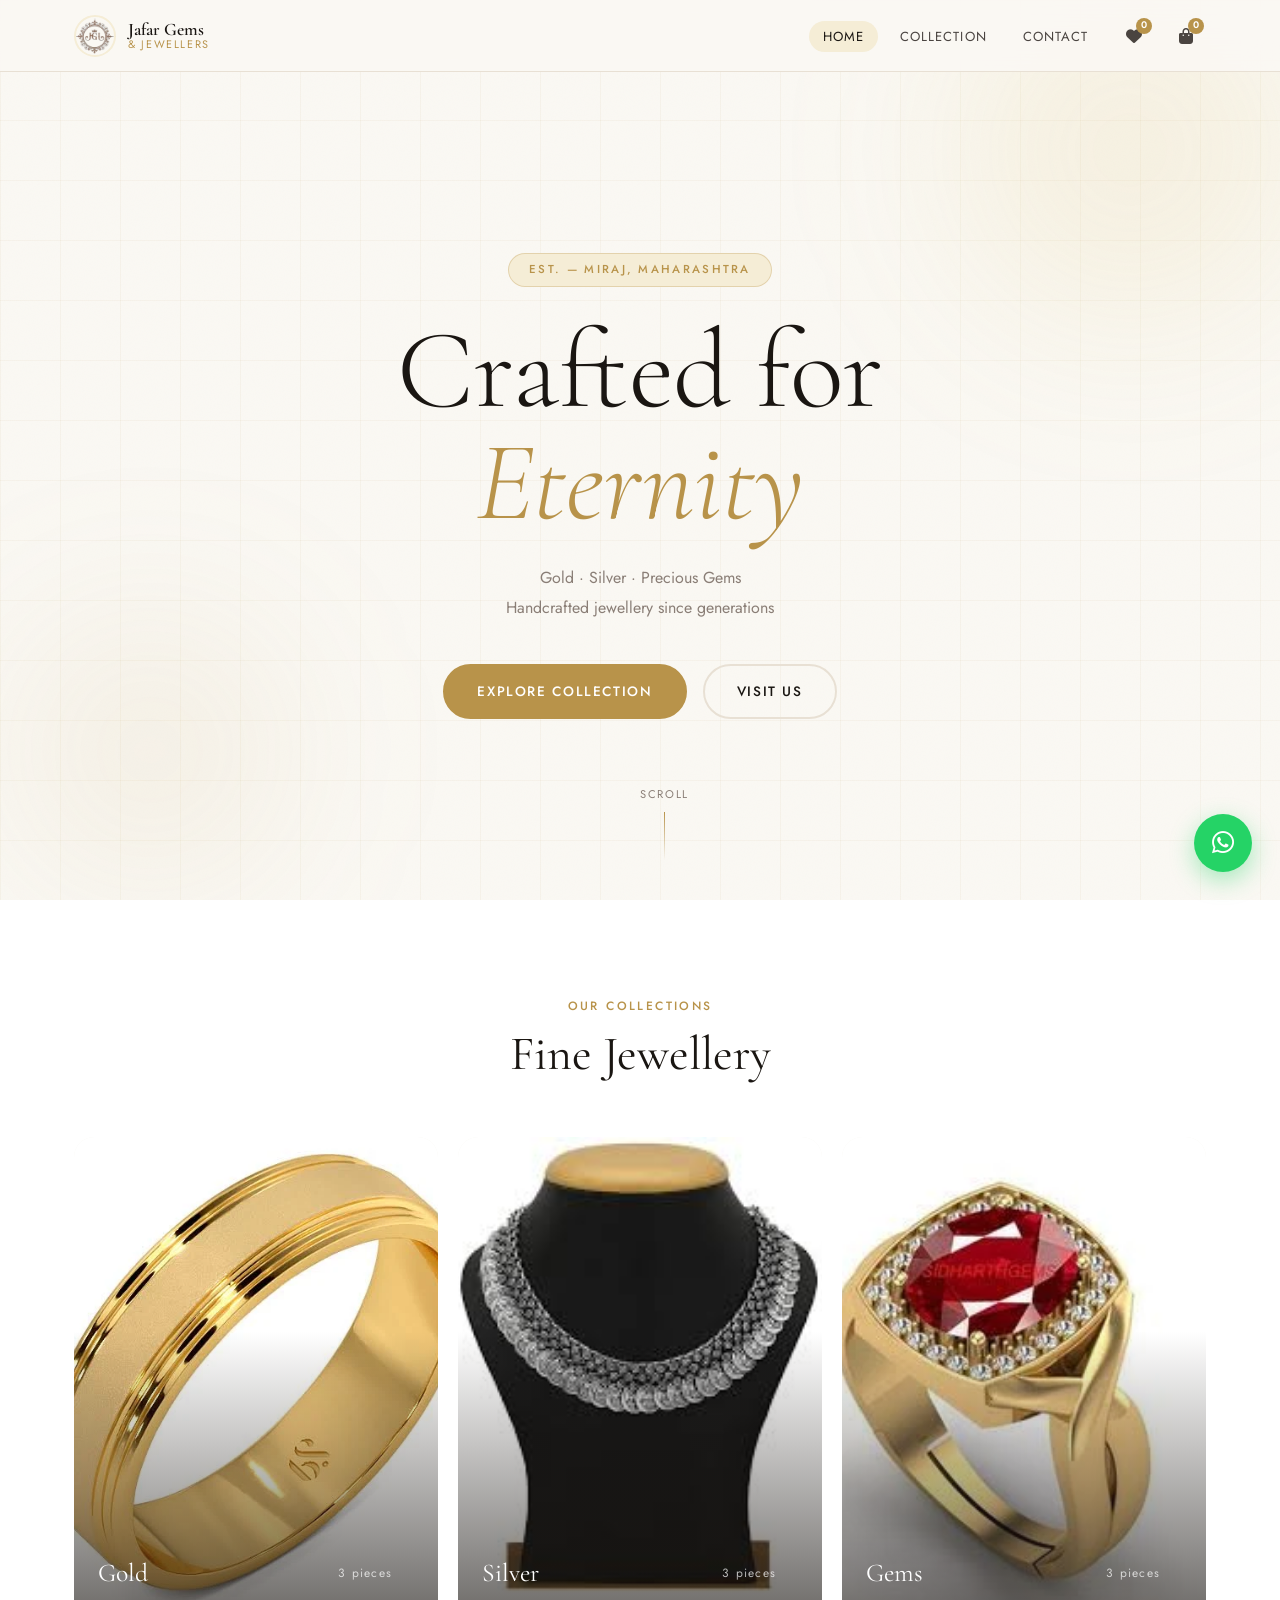
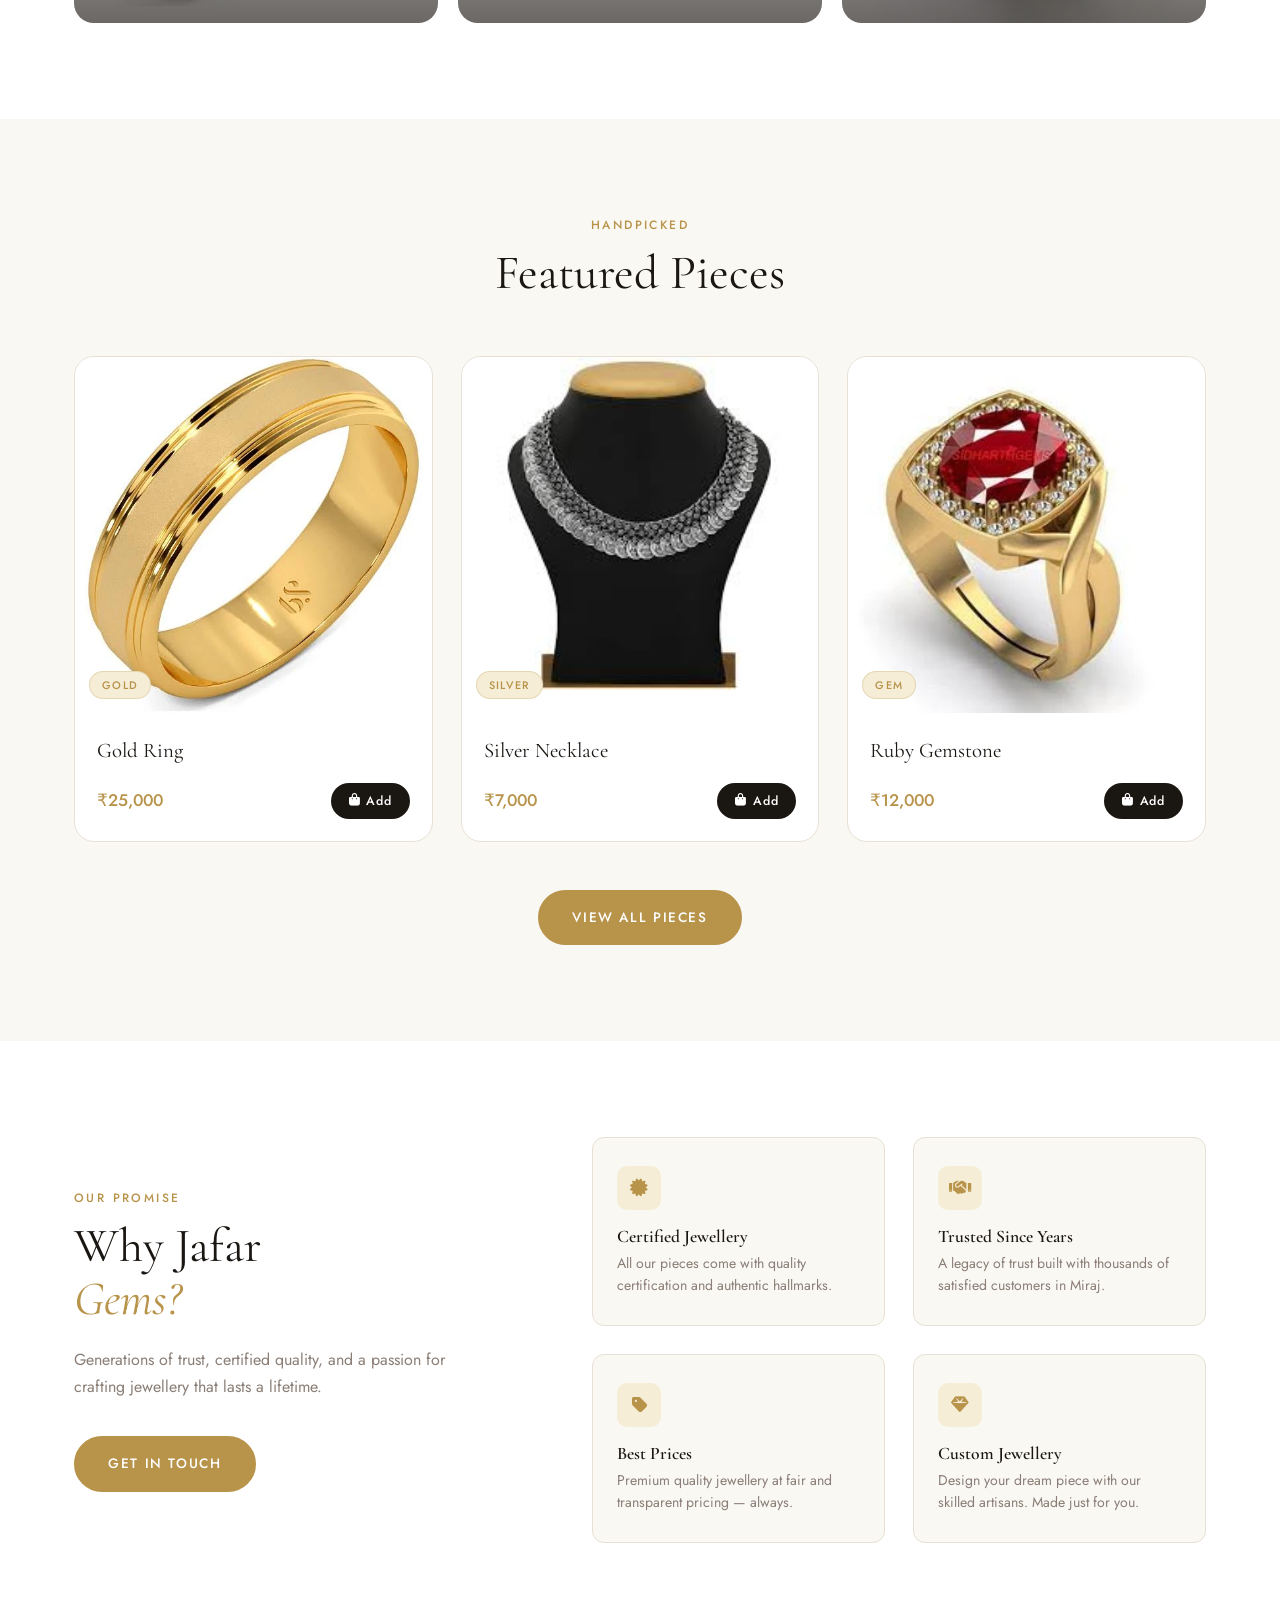
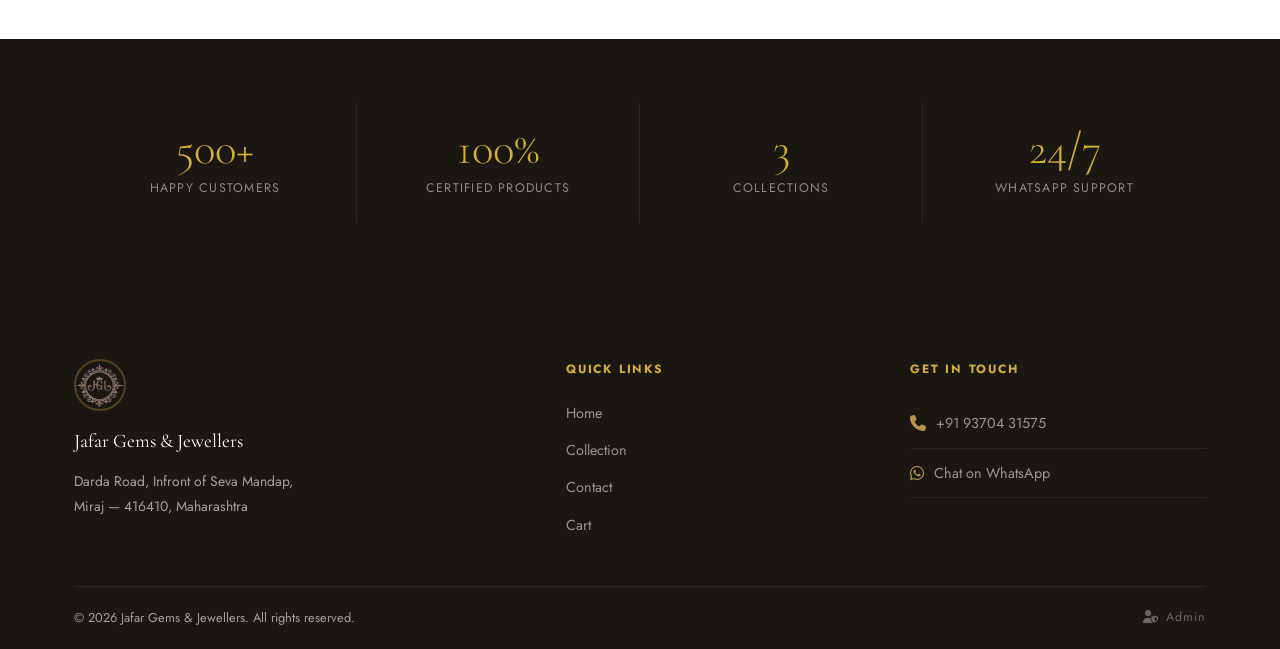
<file: JAFAR_JEWELLERS_NEW/index.html>
<!DOCTYPE html>
<html lang="en">
<head>
<meta charset="UTF-8">
<meta name="viewport" content="width=device-width, initial-scale=1.0">
<title>Jafar Gems & Jewellers — Miraj</title>
<link rel="preconnect" href="https://fonts.googleapis.com">
<link rel="preconnect" href="https://fonts.gstatic.com" crossorigin>
<link href="https://fonts.googleapis.com/css2?family=Cormorant+Garamond:ital,wght@0,300;0,400;0,600;1,300;1,400&family=Jost:wght@300;400;500&display=swap" rel="stylesheet">
<link rel="stylesheet" href="https://cdnjs.cloudflare.com/ajax/libs/font-awesome/6.5.0/css/all.min.css">
<link rel="stylesheet" href="css/style.css">
</head>
<body>

<!-- NAVBAR -->
<nav class="navbar" id="navbar">
  <div class="nav-container">
    <a href="index.html" class="nav-brand">
      <img src="images/logo/jafar-logo.png" alt="Jafar Jewellers" class="nav-logo">
      <div class="nav-brand-text">
        <span class="brand-main">Jafar Gems</span>
        <span class="brand-sub">& Jewellers</span>
      </div>
    </a>
    <button class="hamburger" id="hamburger" aria-label="Menu">
      <span></span><span></span><span></span>
    </button>
    <ul class="nav-links" id="navLinks">
      <li><a href="index.html" class="nav-link active">Home</a></li>
      <li><a href="products.html" class="nav-link">Collection</a></li>
      <li><a href="contact.html" class="nav-link">Contact</a></li>
      <li>
        <a href="wishlist.html" class="nav-icon" aria-label="Wishlist">
          <i class="fa fa-heart"></i>
          <span class="badge" id="wish-badge">0</span>
        </a>
      </li>
      <li>
        <a href="cart.html" class="nav-icon" aria-label="Cart">
          <i class="fa fa-shopping-bag"></i>
          <span class="badge" id="cart-badge">0</span>
        </a>
      </li>
    </ul>
  </div>
</nav>

<!-- HERO -->
<section class="hero">
  <div class="hero-bg">
    <div class="hero-grain"></div>
    <div class="hero-glow glow-1"></div>
    <div class="hero-glow glow-2"></div>
    <div class="hero-lines"></div>
  </div>
  <div class="hero-content">
    <div class="hero-badge animate-up delay-1">Est. — Miraj, Maharashtra</div>
    <h1 class="hero-title animate-up delay-2">
      <span class="hero-title-line">Crafted for</span>
      <span class="hero-title-line italic">Eternity</span>
    </h1>
    <p class="hero-desc animate-up delay-3">
      Gold · Silver · Precious Gems<br>Handcrafted jewellery since generations
    </p>
    <div class="hero-actions animate-up delay-4">
      <a href="products.html" class="btn-primary">Explore Collection</a>
      <a href="contact.html" class="btn-ghost">Visit Us</a>
    </div>
  </div>
  <div class="hero-scroll animate-up delay-5">
    <span>Scroll</span>
    <div class="scroll-line"></div>
  </div>
</section>

<!-- CATEGORIES -->
<section class="categories section">
  <div class="container">
    <div class="section-header">
      <span class="section-label">Our Collections</span>
      <h2 class="section-title">Fine Jewellery</h2>
    </div>
    <div class="cat-grid">
      <a href="products.html?cat=gold" class="cat-card cat-gold">
        <div class="cat-img-wrap">
          <img src="images/gold/gold1.jpeg" alt="Gold Jewellery">
          <div class="cat-overlay"></div>
        </div>
        <div class="cat-info">
          <span class="cat-name">Gold</span>
          <span class="cat-count">3 pieces</span>
          <i class="fa fa-arrow-right cat-arrow"></i>
        </div>
      </a>
      <a href="products.html?cat=silver" class="cat-card cat-silver">
        <div class="cat-img-wrap">
          <img src="images/silver/silver1.jpg" alt="Silver Jewellery">
          <div class="cat-overlay"></div>
        </div>
        <div class="cat-info">
          <span class="cat-name">Silver</span>
          <span class="cat-count">3 pieces</span>
          <i class="fa fa-arrow-right cat-arrow"></i>
        </div>
      </a>
      <a href="products.html?cat=gems" class="cat-card cat-gems">
        <div class="cat-img-wrap">
          <img src="images/gems/gem1.jpg" alt="Precious Gems">
          <div class="cat-overlay"></div>
        </div>
        <div class="cat-info">
          <span class="cat-name">Gems</span>
          <span class="cat-count">3 pieces</span>
          <i class="fa fa-arrow-right cat-arrow"></i>
        </div>
      </a>
    </div>
  </div>
</section>

<!-- FEATURED PRODUCTS -->
<section class="featured section">
  <div class="container">
    <div class="section-header">
      <span class="section-label">Handpicked</span>
      <h2 class="section-title">Featured Pieces</h2>
    </div>
    <div id="cart-toast" class="toast"></div>
    <div class="products-grid">

      <div class="product-card reveal">
        <div class="product-img-wrap">
          <img src="images/gold/gold1.jpeg" alt="Gold Ring" loading="lazy">
          <button class="btn-wish wishlist" data-name="Gold Ring" data-price="25000" aria-label="Add to wishlist">
            <i class="fa fa-heart"></i>
          </button>
          <div class="product-badge">Gold</div>
        </div>
        <div class="product-info">
          <h3 class="product-name">Gold Ring</h3>
          <div class="product-footer">
            <span class="product-price">₹25,000</span>
            <button class="btn-cart add-cart" data-name="Gold Ring" data-price="25000">
              <i class="fa fa-shopping-bag"></i> Add
            </button>
          </div>
        </div>
      </div>

      <div class="product-card reveal">
        <div class="product-img-wrap">
          <img src="images/silver/silver1.jpg" alt="Silver Necklace" loading="lazy">
          <button class="btn-wish wishlist" data-name="Silver Necklace" data-price="7000" aria-label="Add to wishlist">
            <i class="fa fa-heart"></i>
          </button>
          <div class="product-badge">Silver</div>
        </div>
        <div class="product-info">
          <h3 class="product-name">Silver Necklace</h3>
          <div class="product-footer">
            <span class="product-price">₹7,000</span>
            <button class="btn-cart add-cart" data-name="Silver Necklace" data-price="7000">
              <i class="fa fa-shopping-bag"></i> Add
            </button>
          </div>
        </div>
      </div>

      <div class="product-card reveal">
        <div class="product-img-wrap">
          <img src="images/gems/gem1.jpg" alt="Ruby Gemstone" loading="lazy">
          <button class="btn-wish wishlist" data-name="Ruby Gemstone" data-price="12000" aria-label="Add to wishlist">
            <i class="fa fa-heart"></i>
          </button>
          <div class="product-badge">Gem</div>
        </div>
        <div class="product-info">
          <h3 class="product-name">Ruby Gemstone</h3>
          <div class="product-footer">
            <span class="product-price">₹12,000</span>
            <button class="btn-cart add-cart" data-name="Ruby Gemstone" data-price="12000">
              <i class="fa fa-shopping-bag"></i> Add
            </button>
          </div>
        </div>
      </div>

    </div>
    <div class="section-cta">
      <a href="products.html" class="btn-primary">View All Pieces</a>
    </div>
  </div>
</section>

<!-- WHY US -->
<section class="why-section section">
  <div class="container">
    <div class="why-grid">
      <div class="why-left reveal">
        <span class="section-label">Our Promise</span>
        <h2 class="section-title">Why Jafar<br><em>Gems?</em></h2>
        <p class="why-desc">Generations of trust, certified quality, and a passion for crafting jewellery that lasts a lifetime.</p>
        <a href="contact.html" class="btn-primary">Get in Touch</a>
      </div>
      <div class="why-right">
        <div class="why-item reveal">
          <div class="why-icon"><i class="fa fa-certificate"></i></div>
          <div>
            <h4>Certified Jewellery</h4>
            <p>All our pieces come with quality certification and authentic hallmarks.</p>
          </div>
        </div>
        <div class="why-item reveal">
          <div class="why-icon"><i class="fa fa-handshake"></i></div>
          <div>
            <h4>Trusted Since Years</h4>
            <p>A legacy of trust built with thousands of satisfied customers in Miraj.</p>
          </div>
        </div>
        <div class="why-item reveal">
          <div class="why-icon"><i class="fa fa-tag"></i></div>
          <div>
            <h4>Best Prices</h4>
            <p>Premium quality jewellery at fair and transparent pricing — always.</p>
          </div>
        </div>
        <div class="why-item reveal">
          <div class="why-icon"><i class="fa fa-gem"></i></div>
          <div>
            <h4>Custom Jewellery</h4>
            <p>Design your dream piece with our skilled artisans. Made just for you.</p>
          </div>
        </div>
      </div>
    </div>
  </div>
</section>

<!-- STATS -->
<section class="stats-section">
  <div class="container">
    <div class="stats-grid">
      <div class="stat-item">
        <span class="stat-num">500+</span>
        <span class="stat-label">Happy Customers</span>
      </div>
      <div class="stat-item">
        <span class="stat-num">100%</span>
        <span class="stat-label">Certified Products</span>
      </div>
      <div class="stat-item">
        <span class="stat-num">3</span>
        <span class="stat-label">Collections</span>
      </div>
      <div class="stat-item">
        <span class="stat-num">24/7</span>
        <span class="stat-label">WhatsApp Support</span>
      </div>
    </div>
  </div>
</section>

<!-- FOOTER -->
<footer class="footer">
  <div class="container">
    <div class="footer-grid">
      <div class="footer-brand">
        <img src="images/logo/jafar-logo.png" alt="Jafar Jewellers" class="footer-logo">
        <p class="footer-tagline">Jafar Gems & Jewellers</p>
        <p class="footer-address">Darda Road, Infront of Seva Mandap,<br>Miraj — 416410, Maharashtra</p>
      </div>
      <div class="footer-links">
        <h5>Quick Links</h5>
        <ul>
          <li><a href="index.html">Home</a></li>
          <li><a href="products.html">Collection</a></li>
          <li><a href="contact.html">Contact</a></li>
          <li><a href="cart.html">Cart</a></li>
        </ul>
      </div>
      <div class="footer-contact">
        <h5>Get In Touch</h5>
        <a href="tel:+919370431575" class="footer-cta">
          <i class="fa fa-phone"></i> +91 93704 31575
        </a>
        <a href="https://wa.me/919370431575" target="_blank" class="footer-cta whatsapp">
          <i class="fa-brands fa-whatsapp"></i> Chat on WhatsApp
        </a>
      </div>
    </div>
    <div class="footer-bottom">
      <p>© 2026 Jafar Gems & Jewellers. All rights reserved.</p>
      <a href="admin/login.html" class="admin-link"><i class="fa fa-user-shield"></i> Admin</a>
    </div>
  </div>
</footer>

<!-- FLOATING WHATSAPP -->
<a href="https://wa.me/919370431575" class="whatsapp-float" target="_blank" aria-label="WhatsApp">
  <i class="fa-brands fa-whatsapp"></i>
</a>

<script src="js/script.js"></script>
</body>
</html>
</file>
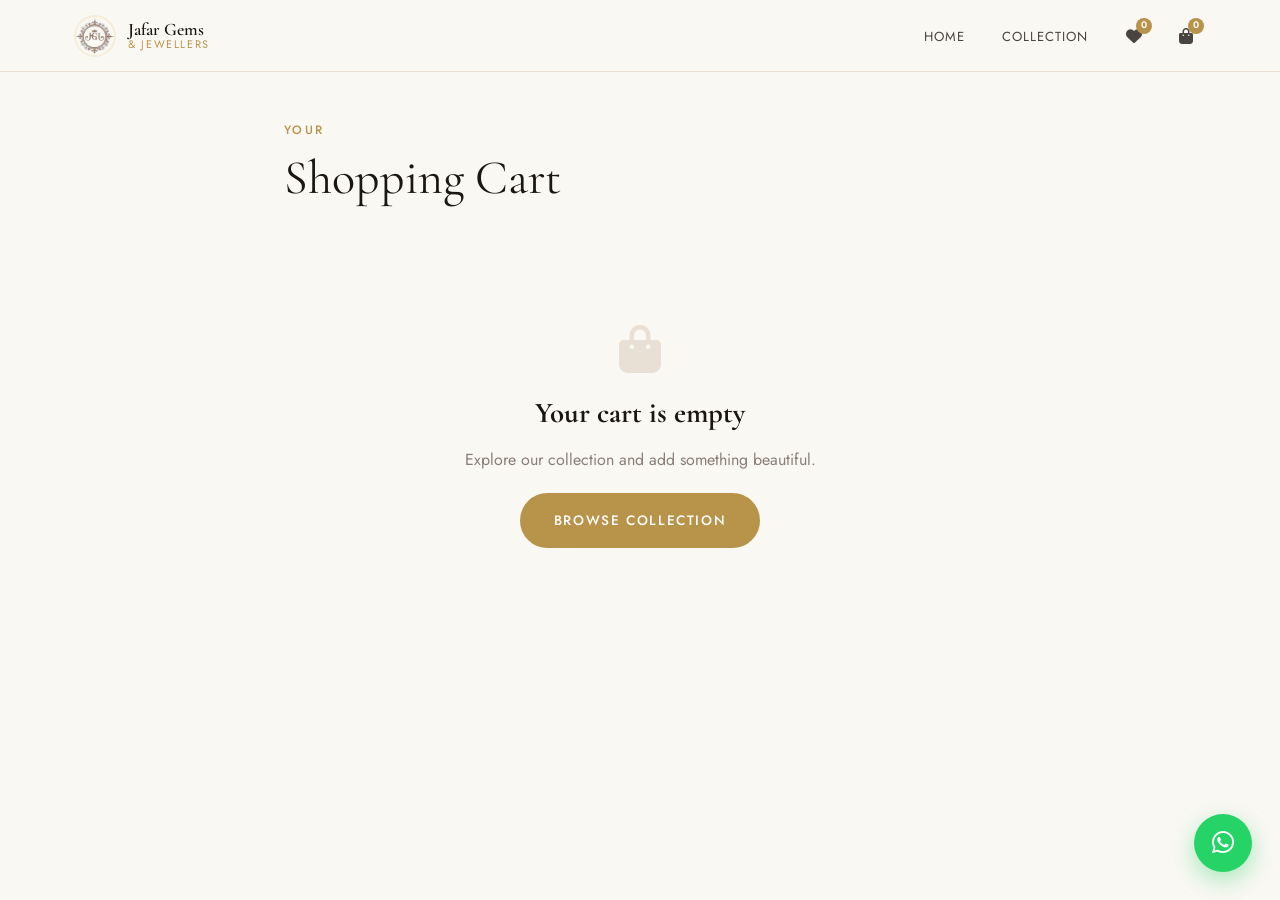
<file: JAFAR_JEWELLERS_NEW/cart.html>
<!DOCTYPE html>
<html lang="en">
<head>
<meta charset="UTF-8">
<meta name="viewport" content="width=device-width, initial-scale=1.0">
<title>Cart | Jafar Gems & Jewellers</title>
<link rel="preconnect" href="https://fonts.googleapis.com">
<link rel="preconnect" href="https://fonts.gstatic.com" crossorigin>
<link href="https://fonts.googleapis.com/css2?family=Cormorant+Garamond:ital,wght@0,300;0,400;0,600;1,300;1,400&family=Jost:wght@300;400;500&display=swap" rel="stylesheet">
<link rel="stylesheet" href="https://cdnjs.cloudflare.com/ajax/libs/font-awesome/6.5.0/css/all.min.css">
<link rel="stylesheet" href="css/style.css">
</head>
<body>

<nav class="navbar" id="navbar">
  <div class="nav-container">
    <a href="index.html" class="nav-brand">
      <img src="images/logo/jafar-logo.png" alt="Jafar Jewellers" class="nav-logo">
      <div class="nav-brand-text">
        <span class="brand-main">Jafar Gems</span>
        <span class="brand-sub">& Jewellers</span>
      </div>
    </a>
    <button class="hamburger" id="hamburger"><span></span><span></span><span></span></button>
    <ul class="nav-links" id="navLinks">
      <li><a href="index.html" class="nav-link">Home</a></li>
      <li><a href="products.html" class="nav-link">Collection</a></li>
      <li><a href="wishlist.html" class="nav-icon"><i class="fa fa-heart"></i><span class="badge" id="wish-badge">0</span></a></li>
      <li><a href="cart.html" class="nav-icon"><i class="fa fa-shopping-bag"></i><span class="badge" id="cart-badge">0</span></a></li>
    </ul>
  </div>
</nav>

<div class="cart-page">
  <div class="container" style="max-width:760px">
    <span class="section-label">Your</span>
    <h1 class="section-title" style="margin-bottom:40px">Shopping Cart</h1>

    <div id="cart-content"></div>

    <div class="cart-total-row" id="total-row" style="display:none">
      <span class="cart-total-label">Total</span>
      <span class="cart-total-amount">₹<span id="cart-total">0</span></span>
    </div>

    <div id="checkout-wrap" style="display:none;margin-top:16px">
      <button class="btn-primary" onclick="checkout()" style="width:100%;justify-content:center;border-radius:12px;padding:18px">
        <i class="fa-brands fa-whatsapp"></i> Checkout via WhatsApp
      </button>
    </div>

    <div id="cart-empty" class="empty-state" style="display:none">
      <i class="fa fa-shopping-bag"></i>
      <h3>Your cart is empty</h3>
      <p>Explore our collection and add something beautiful.</p>
      <a href="products.html" class="btn-primary" style="margin-top:20px;display:inline-flex">Browse Collection</a>
    </div>
  </div>
</div>

<a href="https://wa.me/919370431575" class="whatsapp-float" target="_blank"><i class="fa-brands fa-whatsapp"></i></a>

<script src="js/cart.js"></script>
<script src="js/script.js"></script>
</body>
</html>
</file>
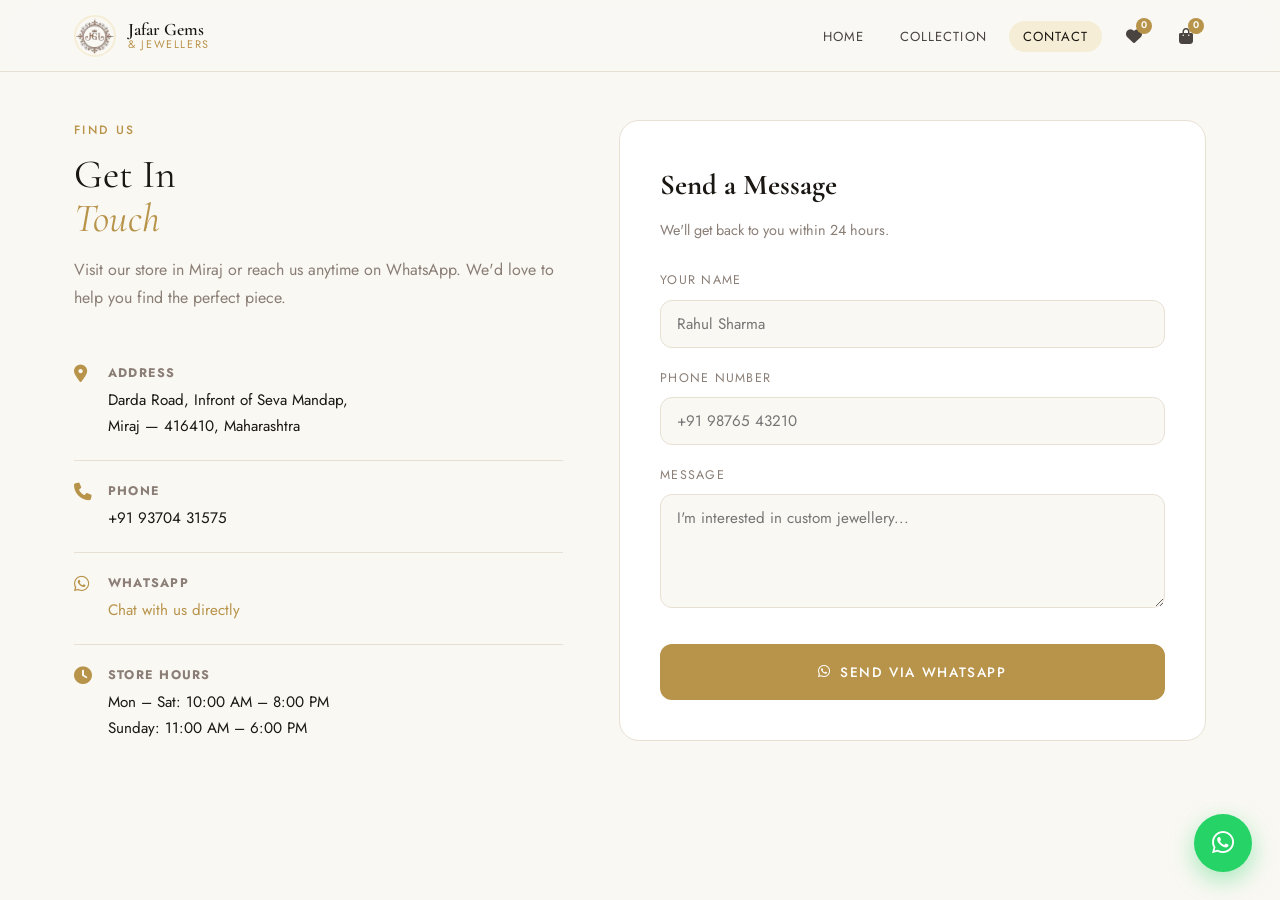
<file: JAFAR_JEWELLERS_NEW/contact.html>
<!DOCTYPE html>
<html lang="en">
<head>
<meta charset="UTF-8">
<meta name="viewport" content="width=device-width, initial-scale=1.0">
<title>Contact | Jafar Gems & Jewellers</title>
<link rel="preconnect" href="https://fonts.googleapis.com">
<link rel="preconnect" href="https://fonts.gstatic.com" crossorigin>
<link href="https://fonts.googleapis.com/css2?family=Cormorant+Garamond:ital,wght@0,300;0,400;0,600;1,300;1,400&family=Jost:wght@300;400;500&display=swap" rel="stylesheet">
<link rel="stylesheet" href="https://cdnjs.cloudflare.com/ajax/libs/font-awesome/6.5.0/css/all.min.css">
<link rel="stylesheet" href="css/style.css">
</head>
<body>

<nav class="navbar" id="navbar">
  <div class="nav-container">
    <a href="index.html" class="nav-brand">
      <img src="images/logo/jafar-logo.png" alt="Jafar Jewellers" class="nav-logo">
      <div class="nav-brand-text">
        <span class="brand-main">Jafar Gems</span>
        <span class="brand-sub">& Jewellers</span>
      </div>
    </a>
    <button class="hamburger" id="hamburger"><span></span><span></span><span></span></button>
    <ul class="nav-links" id="navLinks">
      <li><a href="index.html" class="nav-link">Home</a></li>
      <li><a href="products.html" class="nav-link">Collection</a></li>
      <li><a href="contact.html" class="nav-link active">Contact</a></li>
      <li><a href="wishlist.html" class="nav-icon"><i class="fa fa-heart"></i><span class="badge" id="wish-badge">0</span></a></li>
      <li><a href="cart.html" class="nav-icon"><i class="fa fa-shopping-bag"></i><span class="badge" id="cart-badge">0</span></a></li>
    </ul>
  </div>
</nav>

<div class="contact-page">
  <div class="container">
    <div class="contact-grid">

      <div class="contact-info">
        <span class="section-label">Find Us</span>
        <h2 class="section-title">Get In<br><em>Touch</em></h2>
        <p>Visit our store in Miraj or reach us anytime on WhatsApp. We'd love to help you find the perfect piece.</p>

        <div class="contact-detail">
          <i class="fa fa-map-marker-alt"></i>
          <div>
            <h4>Address</h4>
            <p>Darda Road, Infront of Seva Mandap,<br>Miraj — 416410, Maharashtra</p>
          </div>
        </div>
        <div class="contact-detail">
          <i class="fa fa-phone"></i>
          <div>
            <h4>Phone</h4>
            <p><a href="tel:+919370431575" style="color:var(--ink)">+91 93704 31575</a></p>
          </div>
        </div>
        <div class="contact-detail">
          <i class="fa-brands fa-whatsapp"></i>
          <div>
            <h4>WhatsApp</h4>
            <p><a href="https://wa.me/919370431575" target="_blank" style="color:var(--gold)">Chat with us directly</a></p>
          </div>
        </div>
        <div class="contact-detail">
          <i class="fa fa-clock"></i>
          <div>
            <h4>Store Hours</h4>
            <p>Mon – Sat: 10:00 AM – 8:00 PM<br>Sunday: 11:00 AM – 6:00 PM</p>
          </div>
        </div>
      </div>

      <div class="contact-form-card">
        <h3 style="font-family:var(--font-display);font-size:1.8rem;margin-bottom:8px">Send a Message</h3>
        <p style="color:var(--ink-light);font-size:0.9rem;margin-bottom:28px">We'll get back to you within 24 hours.</p>

        <div class="form-group">
          <label>Your Name</label>
          <input type="text" class="form-control" placeholder="Rahul Sharma" id="contact-name">
        </div>
        <div class="form-group">
          <label>Phone Number</label>
          <input type="tel" class="form-control" placeholder="+91 98765 43210" id="contact-phone">
        </div>
        <div class="form-group">
          <label>Message</label>
          <textarea class="form-control" rows="4" placeholder="I'm interested in custom jewellery..." id="contact-msg" style="resize:vertical"></textarea>
        </div>
        <button class="btn-primary" onclick="sendWhatsApp()" style="width:100%;justify-content:center;border-radius:12px;padding:16px;margin-top:8px">
          <i class="fa-brands fa-whatsapp"></i> Send via WhatsApp
        </button>
      </div>

    </div>
  </div>
</div>

<a href="https://wa.me/919370431575" class="whatsapp-float" target="_blank"><i class="fa-brands fa-whatsapp"></i></a>

<script src="js/script.js"></script>
<script>
function sendWhatsApp() {
  const name = document.getElementById('contact-name').value.trim() || 'Customer';
  const phone = document.getElementById('contact-phone').value.trim();
  const msg = document.getElementById('contact-msg').value.trim();
  if (!msg) { alert('Please enter a message.'); return; }
  const text = `Hello! My name is ${name}${phone ? ' (' + phone + ')' : ''}.%0A%0A${encodeURIComponent(msg)}`;
  window.open('https://wa.me/919370431575?text=' + text, '_blank');
}
</script>
</body>
</html>
</file>
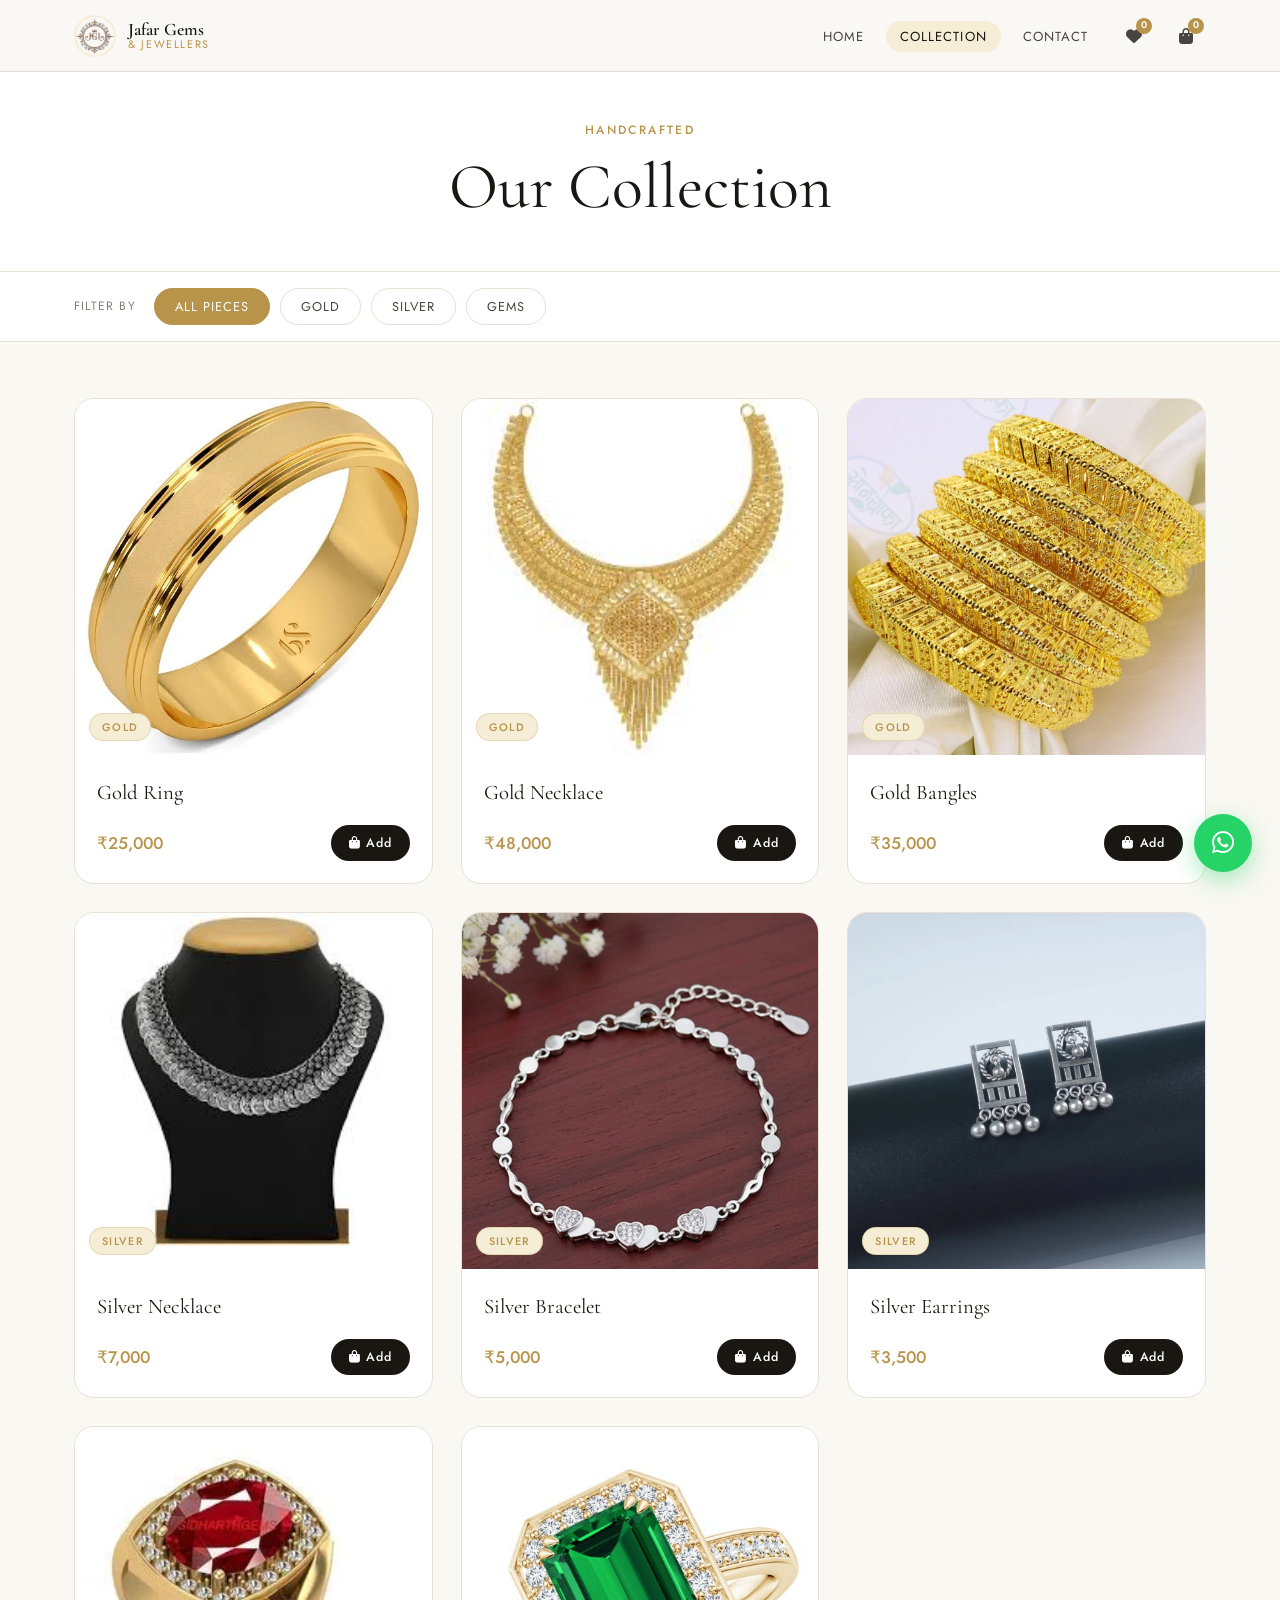
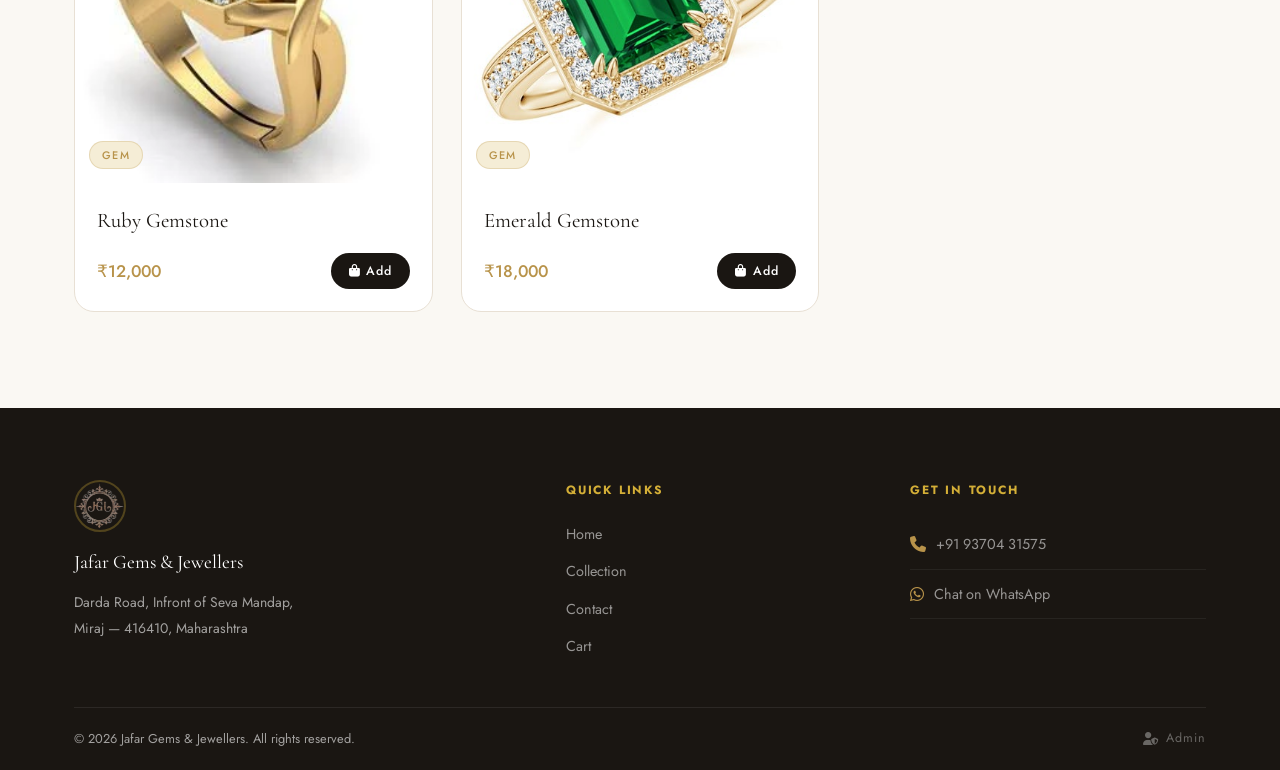
<file: JAFAR_JEWELLERS_NEW/products.html>
<!DOCTYPE html>
<html lang="en">
<head>
<meta charset="UTF-8">
<meta name="viewport" content="width=device-width, initial-scale=1.0">
<title>Collection | Jafar Gems & Jewellers</title>
<link rel="preconnect" href="https://fonts.googleapis.com">
<link rel="preconnect" href="https://fonts.gstatic.com" crossorigin>
<link href="https://fonts.googleapis.com/css2?family=Cormorant+Garamond:ital,wght@0,300;0,400;0,600;1,300;1,400&family=Jost:wght@300;400;500&display=swap" rel="stylesheet">
<link rel="stylesheet" href="https://cdnjs.cloudflare.com/ajax/libs/font-awesome/6.5.0/css/all.min.css">
<link rel="stylesheet" href="css/style.css">
</head>
<body>

<!-- NAVBAR -->
<nav class="navbar" id="navbar">
  <div class="nav-container">
    <a href="index.html" class="nav-brand">
      <img src="images/logo/jafar-logo.png" alt="Jafar Jewellers" class="nav-logo">
      <div class="nav-brand-text">
        <span class="brand-main">Jafar Gems</span>
        <span class="brand-sub">& Jewellers</span>
      </div>
    </a>
    <button class="hamburger" id="hamburger" aria-label="Menu">
      <span></span><span></span><span></span>
    </button>
    <ul class="nav-links" id="navLinks">
      <li><a href="index.html" class="nav-link">Home</a></li>
      <li><a href="products.html" class="nav-link active">Collection</a></li>
      <li><a href="contact.html" class="nav-link">Contact</a></li>
      <li><a href="wishlist.html" class="nav-icon" aria-label="Wishlist"><i class="fa fa-heart"></i><span class="badge" id="wish-badge">0</span></a></li>
      <li><a href="cart.html" class="nav-icon" aria-label="Cart"><i class="fa fa-shopping-bag"></i><span class="badge" id="cart-badge">0</span></a></li>
    </ul>
  </div>
</nav>

<!-- PAGE HERO -->
<section class="page-hero">
  <span class="section-label">Handcrafted</span>
  <h1 class="section-title" style="font-size:clamp(2.2rem,6vw,4rem)">Our Collection</h1>
</section>

<!-- FILTER BAR -->
<div class="filter-bar">
  <div class="container">
    <div class="filter-wrap">
      <span class="filter-label">Filter by</span>
      <button class="filter-btn active" data-filter="all">All Pieces</button>
      <button class="filter-btn" data-filter="gold">Gold</button>
      <button class="filter-btn" data-filter="silver">Silver</button>
      <button class="filter-btn" data-filter="gems">Gems</button>
    </div>
  </div>
</div>

<!-- PRODUCTS GRID -->
<section class="products-page-section">
  <div class="container">
    <div id="cart-toast" class="toast"></div>
    <div class="products-grid" id="product-container">

      <!-- GOLD -->
      <div class="product-card reveal product-item" data-category="gold">
        <div class="product-img-wrap">
          <img src="images/gold/gold1.jpeg" alt="Gold Ring" loading="lazy">
          <button class="btn-wish wishlist" data-name="Gold Ring" data-price="25000" aria-label="Wishlist"><i class="fa fa-heart"></i></button>
          <div class="product-badge">Gold</div>
        </div>
        <div class="product-info">
          <h3 class="product-name">Gold Ring</h3>
          <div class="product-footer">
            <span class="product-price">₹25,000</span>
            <button class="btn-cart add-cart" data-name="Gold Ring" data-price="25000"><i class="fa fa-shopping-bag"></i> Add</button>
          </div>
        </div>
      </div>

      <div class="product-card reveal product-item" data-category="gold">
        <div class="product-img-wrap">
          <img src="images/gold/gold2.png" alt="Gold Necklace" loading="lazy">
          <button class="btn-wish wishlist" data-name="Gold Necklace" data-price="48000" aria-label="Wishlist"><i class="fa fa-heart"></i></button>
          <div class="product-badge">Gold</div>
        </div>
        <div class="product-info">
          <h3 class="product-name">Gold Necklace</h3>
          <div class="product-footer">
            <span class="product-price">₹48,000</span>
            <button class="btn-cart add-cart" data-name="Gold Necklace" data-price="48000"><i class="fa fa-shopping-bag"></i> Add</button>
          </div>
        </div>
      </div>

      <div class="product-card reveal product-item" data-category="gold">
        <div class="product-img-wrap">
          <img src="images/gold/gold3.jpg" alt="Gold Bangles" loading="lazy">
          <button class="btn-wish wishlist" data-name="Gold Bangles" data-price="35000" aria-label="Wishlist"><i class="fa fa-heart"></i></button>
          <div class="product-badge">Gold</div>
        </div>
        <div class="product-info">
          <h3 class="product-name">Gold Bangles</h3>
          <div class="product-footer">
            <span class="product-price">₹35,000</span>
            <button class="btn-cart add-cart" data-name="Gold Bangles" data-price="35000"><i class="fa fa-shopping-bag"></i> Add</button>
          </div>
        </div>
      </div>

      <!-- SILVER -->
      <div class="product-card reveal product-item" data-category="silver">
        <div class="product-img-wrap">
          <img src="images/silver/silver1.jpg" alt="Silver Necklace" loading="lazy">
          <button class="btn-wish wishlist" data-name="Silver Necklace" data-price="7000" aria-label="Wishlist"><i class="fa fa-heart"></i></button>
          <div class="product-badge">Silver</div>
        </div>
        <div class="product-info">
          <h3 class="product-name">Silver Necklace</h3>
          <div class="product-footer">
            <span class="product-price">₹7,000</span>
            <button class="btn-cart add-cart" data-name="Silver Necklace" data-price="7000"><i class="fa fa-shopping-bag"></i> Add</button>
          </div>
        </div>
      </div>

      <div class="product-card reveal product-item" data-category="silver">
        <div class="product-img-wrap">
          <img src="images/silver/silver2.jpg" alt="Silver Bracelet" loading="lazy">
          <button class="btn-wish wishlist" data-name="Silver Bracelet" data-price="5000" aria-label="Wishlist"><i class="fa fa-heart"></i></button>
          <div class="product-badge">Silver</div>
        </div>
        <div class="product-info">
          <h3 class="product-name">Silver Bracelet</h3>
          <div class="product-footer">
            <span class="product-price">₹5,000</span>
            <button class="btn-cart add-cart" data-name="Silver Bracelet" data-price="5000"><i class="fa fa-shopping-bag"></i> Add</button>
          </div>
        </div>
      </div>

      <div class="product-card reveal product-item" data-category="silver">
        <div class="product-img-wrap">
          <img src="images/silver/silver3.jpg" alt="Silver Earrings" loading="lazy">
          <button class="btn-wish wishlist" data-name="Silver Earrings" data-price="3500" aria-label="Wishlist"><i class="fa fa-heart"></i></button>
          <div class="product-badge">Silver</div>
        </div>
        <div class="product-info">
          <h3 class="product-name">Silver Earrings</h3>
          <div class="product-footer">
            <span class="product-price">₹3,500</span>
            <button class="btn-cart add-cart" data-name="Silver Earrings" data-price="3500"><i class="fa fa-shopping-bag"></i> Add</button>
          </div>
        </div>
      </div>

      <!-- GEMS -->
      <div class="product-card reveal product-item" data-category="gems">
        <div class="product-img-wrap">
          <img src="images/gems/gem1.jpg" alt="Ruby Gemstone" loading="lazy">
          <button class="btn-wish wishlist" data-name="Ruby Gemstone" data-price="12000" aria-label="Wishlist"><i class="fa fa-heart"></i></button>
          <div class="product-badge">Gem</div>
        </div>
        <div class="product-info">
          <h3 class="product-name">Ruby Gemstone</h3>
          <div class="product-footer">
            <span class="product-price">₹12,000</span>
            <button class="btn-cart add-cart" data-name="Ruby Gemstone" data-price="12000"><i class="fa fa-shopping-bag"></i> Add</button>
          </div>
        </div>
      </div>

      <div class="product-card reveal product-item" data-category="gems">
        <div class="product-img-wrap">
          <img src="images/gems/gem2.jpg" alt="Emerald Gemstone" loading="lazy">
          <button class="btn-wish wishlist" data-name="Emerald Gemstone" data-price="18000" aria-label="Wishlist"><i class="fa fa-heart"></i></button>
          <div class="product-badge">Gem</div>
        </div>
        <div class="product-info">
          <h3 class="product-name">Emerald Gemstone</h3>
          <div class="product-footer">
            <span class="product-price">₹18,000</span>
            <button class="btn-cart add-cart" data-name="Emerald Gemstone" data-price="18000"><i class="fa fa-shopping-bag"></i> Add</button>
          </div>
        </div>
      </div>

      <div class="product-card reveal product-item" data-category="gems">
        <div class="product-img-wrap">
          <img src="images/gems/gem3.jpg" alt="Sapphire Gemstone" loading="lazy">
          <button class="btn-wish wishlist" data-name="Sapphire Gemstone" data-price="22000" aria-label="Wishlist"><i class="fa fa-heart"></i></button>
          <div class="product-badge">Gem</div>
        </div>
        <div class="product-info">
          <h3 class="product-name">Sapphire Gemstone</h3>
          <div class="product-footer">
            <span class="product-price">₹22,000</span>
            <button class="btn-cart add-cart" data-name="Sapphire Gemstone" data-price="22000"><i class="fa fa-shopping-bag"></i> Add</button>
          </div>
        </div>
      </div>

    </div>
  </div>
</section>

<!-- FOOTER -->
<footer class="footer">
  <div class="container">
    <div class="footer-grid">
      <div class="footer-brand">
        <img src="images/logo/jafar-logo.png" alt="Jafar Jewellers" class="footer-logo">
        <p class="footer-tagline">Jafar Gems & Jewellers</p>
        <p class="footer-address">Darda Road, Infront of Seva Mandap,<br>Miraj — 416410, Maharashtra</p>
      </div>
      <div class="footer-links">
        <h5>Quick Links</h5>
        <ul>
          <li><a href="index.html">Home</a></li>
          <li><a href="products.html">Collection</a></li>
          <li><a href="contact.html">Contact</a></li>
          <li><a href="cart.html">Cart</a></li>
        </ul>
      </div>
      <div class="footer-contact">
        <h5>Get In Touch</h5>
        <a href="tel:+919370431575" class="footer-cta"><i class="fa fa-phone"></i> +91 93704 31575</a>
        <a href="https://wa.me/919370431575" target="_blank" class="footer-cta whatsapp"><i class="fa-brands fa-whatsapp"></i> Chat on WhatsApp</a>
      </div>
    </div>
    <div class="footer-bottom">
      <p>© 2026 Jafar Gems & Jewellers. All rights reserved.</p>
      <a href="admin/login.html" class="admin-link"><i class="fa fa-user-shield"></i> Admin</a>
    </div>
  </div>
</footer>

<a href="https://wa.me/919370431575" class="whatsapp-float" target="_blank" aria-label="WhatsApp">
  <i class="fa-brands fa-whatsapp"></i>
</a>

<script src="js/script.js"></script>
</body>
</html>
</file>
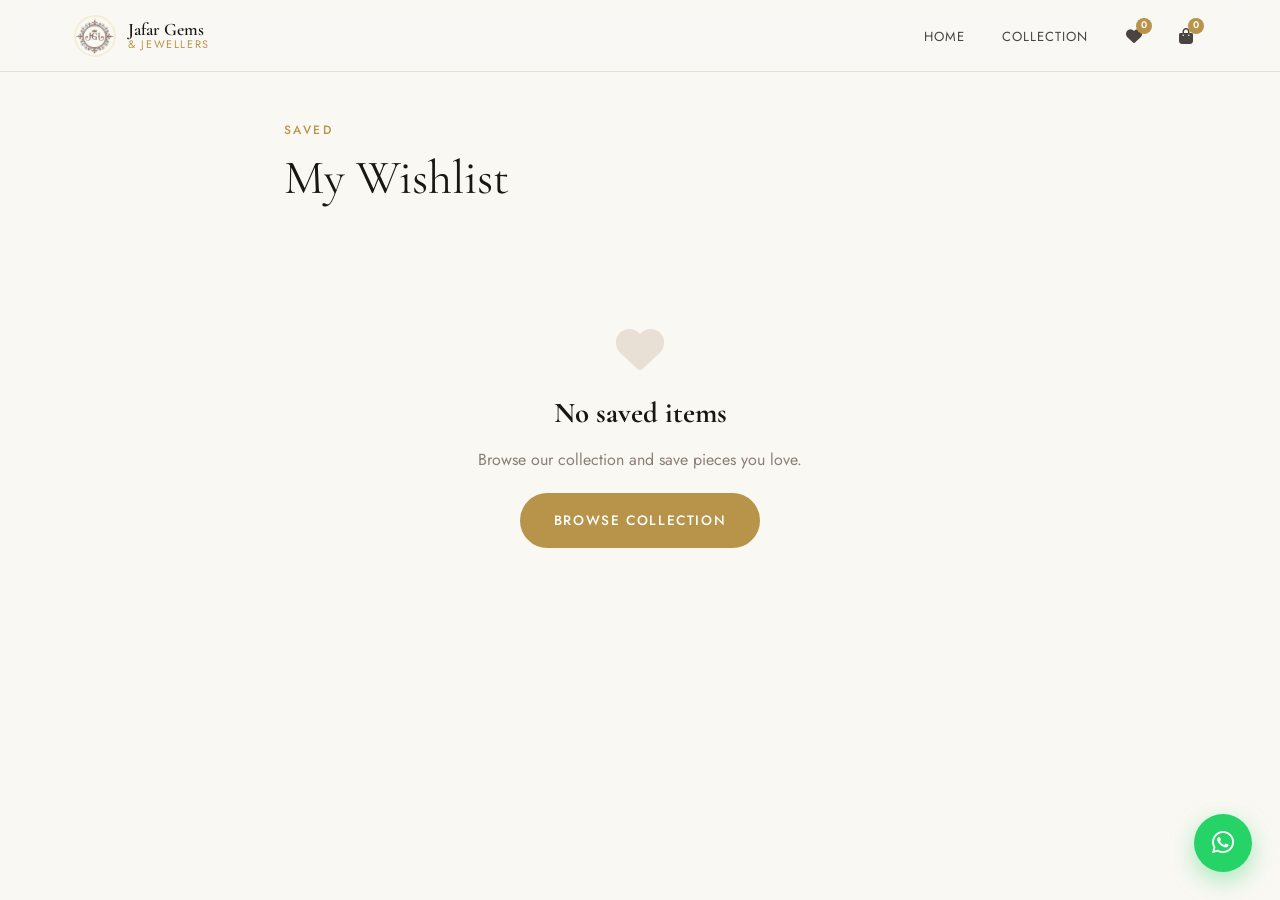
<file: JAFAR_JEWELLERS_NEW/wishlist.html>
<!DOCTYPE html>
<html lang="en">
<head>
<meta charset="UTF-8">
<meta name="viewport" content="width=device-width, initial-scale=1.0">
<title>Wishlist | Jafar Gems & Jewellers</title>
<link rel="preconnect" href="https://fonts.googleapis.com">
<link rel="preconnect" href="https://fonts.gstatic.com" crossorigin>
<link href="https://fonts.googleapis.com/css2?family=Cormorant+Garamond:ital,wght@0,300;0,400;0,600;1,300;1,400&family=Jost:wght@300;400;500&display=swap" rel="stylesheet">
<link rel="stylesheet" href="https://cdnjs.cloudflare.com/ajax/libs/font-awesome/6.5.0/css/all.min.css">
<link rel="stylesheet" href="css/style.css">
</head>
<body>

<nav class="navbar" id="navbar">
  <div class="nav-container">
    <a href="index.html" class="nav-brand">
      <img src="images/logo/jafar-logo.png" alt="Jafar Jewellers" class="nav-logo">
      <div class="nav-brand-text">
        <span class="brand-main">Jafar Gems</span>
        <span class="brand-sub">& Jewellers</span>
      </div>
    </a>
    <button class="hamburger" id="hamburger"><span></span><span></span><span></span></button>
    <ul class="nav-links" id="navLinks">
      <li><a href="index.html" class="nav-link">Home</a></li>
      <li><a href="products.html" class="nav-link">Collection</a></li>
      <li><a href="wishlist.html" class="nav-icon"><i class="fa fa-heart"></i><span class="badge" id="wish-badge">0</span></a></li>
      <li><a href="cart.html" class="nav-icon"><i class="fa fa-shopping-bag"></i><span class="badge" id="cart-badge">0</span></a></li>
    </ul>
  </div>
</nav>

<div class="wishlist-page">
  <div class="container" style="max-width:760px">
    <span class="section-label">Saved</span>
    <h1 class="section-title" style="margin-bottom:40px">My Wishlist</h1>
    <div id="wishlist-content"></div>
    <div id="wishlist-empty" class="empty-state" style="display:none">
      <i class="fa fa-heart"></i>
      <h3>No saved items</h3>
      <p>Browse our collection and save pieces you love.</p>
      <a href="products.html" class="btn-primary" style="margin-top:20px;display:inline-flex">Browse Collection</a>
    </div>
  </div>
</div>

<a href="https://wa.me/919370431575" class="whatsapp-float" target="_blank"><i class="fa-brands fa-whatsapp"></i></a>

<script src="js/wishlist.js"></script>
<script src="js/script.js"></script>
</body>
</html>
</file>
<file: JAFAR_JEWELLERS_NEW/css/style.css>
/* =============================================
   JAFAR GEMS & JEWELLERS — Premium Redesign
   Aesthetic: Luxury Editorial / Light & Minimal
   ============================================= */

/* --- CSS Variables --- */
:root {
  --gold: #B8934A;
  --gold-light: #D4AF37;
  --gold-pale: #F5EDD6;
  --cream: #FAF8F3;
  --white: #FFFFFF;
  --ink: #1A1612;
  --ink-mid: #4A4440;
  --ink-light: #8A7E76;
  --border: #E8E0D4;
  --radius: 12px;
  --radius-lg: 20px;
  --shadow: 0 4px 24px rgba(26,22,18,0.08);
  --shadow-hover: 0 12px 40px rgba(26,22,18,0.16);
  --transition: 0.35s cubic-bezier(0.4,0,0.2,1);
  --font-display: 'Cormorant Garamond', Georgia, serif;
  --font-body: 'Jost', sans-serif;
  --nav-h: 72px;
}

/* --- Reset & Base --- */
*, *::before, *::after { box-sizing: border-box; margin: 0; padding: 0; }
html { scroll-behavior: smooth; }

body {
  font-family: var(--font-body);
  background: var(--cream);
  color: var(--ink);
  line-height: 1.7;
  overflow-x: hidden;
}

img { display: block; max-width: 100%; }
a { text-decoration: none; color: inherit; }
ul { list-style: none; }
button { cursor: pointer; border: none; background: none; font-family: inherit; }

.container {
  width: 100%;
  max-width: 1180px;
  margin: 0 auto;
  padding: 0 24px;
}

.section { padding: 96px 0; }

/* --- Buttons --- */
.btn-primary {
  display: inline-flex;
  align-items: center;
  gap: 8px;
  background: var(--gold);
  color: var(--white);
  font-family: var(--font-body);
  font-size: 0.85rem;
  font-weight: 500;
  letter-spacing: 0.12em;
  text-transform: uppercase;
  padding: 14px 32px;
  border-radius: 50px;
  border: 2px solid var(--gold);
  transition: var(--transition);
}
.btn-primary:hover {
  background: transparent;
  color: var(--gold);
}

.btn-ghost {
  display: inline-flex;
  align-items: center;
  gap: 8px;
  background: transparent;
  color: var(--ink);
  font-family: var(--font-body);
  font-size: 0.85rem;
  font-weight: 500;
  letter-spacing: 0.12em;
  text-transform: uppercase;
  padding: 14px 32px;
  border-radius: 50px;
  border: 2px solid var(--border);
  transition: var(--transition);
}
.btn-ghost:hover {
  border-color: var(--ink);
  color: var(--ink);
}

/* --- Section Headers --- */
.section-label {
  display: block;
  font-family: var(--font-body);
  font-size: 0.75rem;
  font-weight: 500;
  letter-spacing: 0.2em;
  text-transform: uppercase;
  color: var(--gold);
  margin-bottom: 12px;
}
.section-title {
  font-family: var(--font-display);
  font-size: clamp(2rem, 4vw, 3rem);
  font-weight: 400;
  line-height: 1.1;
  color: var(--ink);
}
.section-title em {
  font-style: italic;
  color: var(--gold);
}
.section-header {
  text-align: center;
  margin-bottom: 56px;
}

/* =============================================
   NAVBAR
   ============================================= */
.navbar {
  position: fixed;
  top: 0; left: 0; right: 0;
  z-index: 1000;
  height: var(--nav-h);
  background: rgba(250,248,243,0.92);
  backdrop-filter: blur(16px);
  -webkit-backdrop-filter: blur(16px);
  border-bottom: 1px solid var(--border);
  transition: box-shadow var(--transition);
}
.navbar.scrolled {
  box-shadow: 0 4px 20px rgba(26,22,18,0.08);
}

.nav-container {
  height: 100%;
  max-width: 1180px;
  margin: 0 auto;
  padding: 0 24px;
  display: flex;
  align-items: center;
  justify-content: space-between;
}

.nav-brand {
  display: flex;
  align-items: center;
  gap: 12px;
  flex-shrink: 0;
}
.nav-logo {
  width: 42px;
  height: 42px;
  border-radius: 50%;
  object-fit: cover;
  border: 2px solid var(--gold-pale);
}
.nav-brand-text {
  display: flex;
  flex-direction: column;
  line-height: 1.1;
}
.brand-main {
  font-family: var(--font-display);
  font-size: 1.1rem;
  font-weight: 600;
  color: var(--ink);
}
.brand-sub {
  font-family: var(--font-body);
  font-size: 0.68rem;
  letter-spacing: 0.15em;
  color: var(--gold);
  text-transform: uppercase;
}

.nav-links {
  display: flex;
  align-items: center;
  gap: 8px;
}
.nav-link {
  font-size: 0.82rem;
  font-weight: 400;
  letter-spacing: 0.08em;
  text-transform: uppercase;
  color: var(--ink-mid);
  padding: 6px 14px;
  border-radius: 50px;
  transition: var(--transition);
}
.nav-link:hover, .nav-link.active {
  color: var(--ink);
  background: var(--gold-pale);
}
.nav-icon {
  position: relative;
  display: flex;
  align-items: center;
  justify-content: center;
  width: 40px;
  height: 40px;
  border-radius: 50%;
  color: var(--ink-mid);
  font-size: 1rem;
  transition: var(--transition);
  margin-left: 4px;
}
.nav-icon:hover { background: var(--gold-pale); color: var(--ink); }
.badge {
  position: absolute;
  top: 2px; right: 2px;
  background: var(--gold);
  color: var(--white);
  font-size: 0.6rem;
  font-weight: 600;
  width: 16px;
  height: 16px;
  border-radius: 50%;
  display: flex;
  align-items: center;
  justify-content: center;
  line-height: 1;
}

.hamburger {
  display: none;
  flex-direction: column;
  gap: 5px;
  width: 28px;
  padding: 4px;
}
.hamburger span {
  display: block;
  height: 2px;
  background: var(--ink);
  border-radius: 2px;
  transition: var(--transition);
}
.hamburger.open span:nth-child(1) { transform: translateY(7px) rotate(45deg); }
.hamburger.open span:nth-child(2) { opacity: 0; }
.hamburger.open span:nth-child(3) { transform: translateY(-7px) rotate(-45deg); }

/* =============================================
   HERO
   ============================================= */
.hero {
  position: relative;
  min-height: 100vh;
  display: flex;
  align-items: center;
  justify-content: center;
  overflow: hidden;
  padding-top: var(--nav-h);
}

.hero-bg {
  position: absolute;
  inset: 0;
  z-index: 0;
}
.hero-grain {
  position: absolute;
  inset: 0;
  background-image: url("data:image/svg+xml,%3Csvg viewBox='0 0 200 200' xmlns='http://www.w3.org/2000/svg'%3E%3Cfilter id='noise'%3E%3CfeTurbulence type='fractalNoise' baseFrequency='0.9' numOctaves='4' stitchTiles='stitch'/%3E%3C/filter%3E%3Crect width='100%25' height='100%25' filter='url(%23noise)' opacity='0.04'/%3E%3C/svg%3E");
  background-size: 200px;
  opacity: 0.5;
  pointer-events: none;
}
.hero-glow {
  position: absolute;
  border-radius: 50%;
  filter: blur(80px);
  pointer-events: none;
}
.glow-1 {
  width: 500px; height: 500px;
  background: radial-gradient(circle, rgba(212,175,55,0.15) 0%, transparent 70%);
  top: -100px; right: -100px;
  animation: glowFloat 8s ease-in-out infinite;
}
.glow-2 {
  width: 400px; height: 400px;
  background: radial-gradient(circle, rgba(184,147,74,0.12) 0%, transparent 70%);
  bottom: -50px; left: -50px;
  animation: glowFloat 10s ease-in-out infinite reverse;
}
@keyframes glowFloat {
  0%, 100% { transform: translate(0,0); }
  50% { transform: translate(20px, -20px); }
}

.hero-lines {
  position: absolute;
  inset: 0;
  background-image:
    linear-gradient(to right, rgba(184,147,74,0.06) 1px, transparent 1px),
    linear-gradient(to bottom, rgba(184,147,74,0.06) 1px, transparent 1px);
  background-size: 60px 60px;
}

.hero-content {
  position: relative;
  z-index: 1;
  text-align: center;
  max-width: 680px;
  padding: 0 24px;
}

.hero-badge {
  display: inline-block;
  background: var(--gold-pale);
  border: 1px solid rgba(184,147,74,0.3);
  color: var(--gold);
  font-size: 0.72rem;
  font-weight: 500;
  letter-spacing: 0.2em;
  text-transform: uppercase;
  padding: 6px 20px;
  border-radius: 50px;
  margin-bottom: 28px;
}

.hero-title {
  font-family: var(--font-display);
  font-size: clamp(3.5rem, 9vw, 7rem);
  font-weight: 300;
  line-height: 1;
  color: var(--ink);
  margin-bottom: 24px;
}
.hero-title-line {
  display: block;
}
.hero-title .italic {
  font-style: italic;
  color: var(--gold);
}

.hero-desc {
  font-family: var(--font-body);
  font-size: 1rem;
  color: var(--ink-light);
  margin-bottom: 40px;
  line-height: 1.9;
}

.hero-actions {
  display: flex;
  gap: 16px;
  justify-content: center;
  flex-wrap: wrap;
}

.hero-scroll {
  position: absolute;
  bottom: 40px;
  left: 50%;
  transform: translateX(-50%);
  display: flex;
  flex-direction: column;
  align-items: center;
  gap: 8px;
  color: var(--ink-light);
  font-size: 0.7rem;
  letter-spacing: 0.15em;
  text-transform: uppercase;
  z-index: 1;
}
.scroll-line {
  width: 1px;
  height: 48px;
  background: linear-gradient(to bottom, var(--gold), transparent);
  animation: scrollPulse 2s ease-in-out infinite;
}
@keyframes scrollPulse {
  0%, 100% { opacity: 1; transform: scaleY(1); }
  50% { opacity: 0.4; transform: scaleY(0.6); }
}

/* --- Animations --- */
.animate-up {
  opacity: 0;
  transform: translateY(30px);
  animation: fadeUp 0.7s forwards;
}
.delay-1 { animation-delay: 0.1s; }
.delay-2 { animation-delay: 0.25s; }
.delay-3 { animation-delay: 0.4s; }
.delay-4 { animation-delay: 0.55s; }
.delay-5 { animation-delay: 0.7s; }

@keyframes fadeUp {
  to { opacity: 1; transform: translateY(0); }
}

.reveal {
  opacity: 0;
  transform: translateY(40px);
  transition: opacity 0.6s ease, transform 0.6s ease;
}
.reveal.visible {
  opacity: 1;
  transform: translateY(0);
}

/* =============================================
   CATEGORIES
   ============================================= */
.categories { background: var(--white); }

.cat-grid {
  display: grid;
  grid-template-columns: repeat(3, 1fr);
  gap: 20px;
}

.cat-card {
  position: relative;
  border-radius: var(--radius-lg);
  overflow: hidden;
  display: block;
  aspect-ratio: 3/4;
  background: var(--cream);
}
.cat-img-wrap {
  position: absolute;
  inset: 0;
}
.cat-img-wrap img {
  width: 100%;
  height: 100%;
  object-fit: cover;
  transition: transform 0.6s ease;
}
.cat-card:hover .cat-img-wrap img {
  transform: scale(1.06);
}
.cat-overlay {
  position: absolute;
  inset: 0;
  background: linear-gradient(to top, rgba(26,22,18,0.65) 0%, transparent 60%);
}
.cat-info {
  position: absolute;
  bottom: 0; left: 0; right: 0;
  padding: 28px 24px;
  display: flex;
  align-items: center;
  gap: 8px;
}
.cat-name {
  font-family: var(--font-display);
  font-size: 1.6rem;
  font-weight: 400;
  color: var(--white);
  flex: 1;
}
.cat-count {
  font-size: 0.75rem;
  letter-spacing: 0.1em;
  color: rgba(255,255,255,0.7);
  margin-right: auto;
}
.cat-arrow {
  color: var(--white);
  opacity: 0;
  transform: translateX(-8px);
  transition: var(--transition);
}
.cat-card:hover .cat-arrow {
  opacity: 1;
  transform: translateX(0);
}

/* =============================================
   PRODUCTS
   ============================================= */
.featured { background: var(--cream); }

.toast {
  display: none;
  position: fixed;
  bottom: 100px;
  left: 50%;
  transform: translateX(-50%);
  background: var(--ink);
  color: var(--white);
  padding: 14px 28px;
  border-radius: 50px;
  font-size: 0.85rem;
  letter-spacing: 0.04em;
  z-index: 9999;
  animation: toastIn 0.3s ease;
  white-space: nowrap;
}
.toast.show { display: block; }
@keyframes toastIn {
  from { opacity: 0; transform: translateX(-50%) translateY(10px); }
  to { opacity: 1; transform: translateX(-50%) translateY(0); }
}

.products-grid {
  display: grid;
  grid-template-columns: repeat(3, 1fr);
  gap: 28px;
}

.product-card {
  background: var(--white);
  border-radius: var(--radius-lg);
  overflow: hidden;
  border: 1px solid var(--border);
  transition: var(--transition);
}
.product-card:hover {
  box-shadow: var(--shadow-hover);
  transform: translateY(-6px);
}

.product-img-wrap {
  position: relative;
  overflow: hidden;
  aspect-ratio: 1/1;
  background: var(--cream);
}
.product-img-wrap img {
  width: 100%;
  height: 100%;
  object-fit: cover;
  transition: transform 0.5s ease;
}
.product-card:hover .product-img-wrap img {
  transform: scale(1.06);
}

.btn-wish {
  position: absolute;
  top: 14px; right: 14px;
  width: 36px; height: 36px;
  background: var(--white);
  border-radius: 50%;
  display: flex;
  align-items: center;
  justify-content: center;
  font-size: 0.85rem;
  color: var(--ink-light);
  box-shadow: 0 2px 8px rgba(0,0,0,0.12);
  transition: var(--transition);
  opacity: 0;
  transform: translateY(-4px);
}
.product-card:hover .btn-wish {
  opacity: 1;
  transform: translateY(0);
}
.btn-wish:hover, .btn-wish.active {
  background: #ff4d6d;
  color: var(--white);
}

.product-badge {
  position: absolute;
  bottom: 14px; left: 14px;
  background: var(--gold-pale);
  color: var(--gold);
  font-size: 0.68rem;
  font-weight: 500;
  letter-spacing: 0.12em;
  text-transform: uppercase;
  padding: 4px 12px;
  border-radius: 50px;
  border: 1px solid rgba(184,147,74,0.25);
}

.product-info {
  padding: 20px 22px 22px;
}
.product-name {
  font-family: var(--font-display);
  font-size: 1.3rem;
  font-weight: 400;
  color: var(--ink);
  margin-bottom: 14px;
}
.product-footer {
  display: flex;
  align-items: center;
  justify-content: space-between;
}
.product-price {
  font-family: var(--font-body);
  font-size: 1.05rem;
  font-weight: 500;
  color: var(--gold);
}
.btn-cart {
  display: flex;
  align-items: center;
  gap: 6px;
  background: var(--ink);
  color: var(--white);
  font-family: var(--font-body);
  font-size: 0.78rem;
  font-weight: 500;
  letter-spacing: 0.06em;
  padding: 9px 18px;
  border-radius: 50px;
  transition: var(--transition);
}
.btn-cart:hover {
  background: var(--gold);
}

.section-cta {
  text-align: center;
  margin-top: 48px;
}

/* =============================================
   WHY SECTION
   ============================================= */
.why-section { background: var(--white); }

.why-grid {
  display: grid;
  grid-template-columns: 1fr 1.4fr;
  gap: 80px;
  align-items: center;
}

.why-desc {
  color: var(--ink-light);
  margin: 20px 0 36px;
  font-size: 1rem;
  max-width: 380px;
}

.why-right {
  display: grid;
  grid-template-columns: 1fr 1fr;
  gap: 28px;
}

.why-item {
  display: flex;
  flex-direction: column;
  gap: 12px;
  padding: 28px 24px;
  background: var(--cream);
  border-radius: var(--radius);
  border: 1px solid var(--border);
  transition: var(--transition);
}
.why-item:hover {
  border-color: rgba(184,147,74,0.4);
  box-shadow: var(--shadow);
}

.why-icon {
  width: 44px; height: 44px;
  background: var(--gold-pale);
  border-radius: 10px;
  display: flex;
  align-items: center;
  justify-content: center;
  color: var(--gold);
  font-size: 1.1rem;
}
.why-item h4 {
  font-family: var(--font-display);
  font-size: 1.1rem;
  font-weight: 600;
  color: var(--ink);
}
.why-item p {
  font-size: 0.88rem;
  color: var(--ink-light);
  line-height: 1.6;
}

/* =============================================
   STATS
   ============================================= */
.stats-section {
  background: var(--ink);
  padding: 64px 0;
}
.stats-grid {
  display: grid;
  grid-template-columns: repeat(4, 1fr);
  gap: 0;
  text-align: center;
}
.stat-item {
  padding: 24px;
  border-right: 1px solid rgba(255,255,255,0.08);
  display: flex;
  flex-direction: column;
  gap: 6px;
}
.stat-item:last-child { border-right: none; }
.stat-num {
  font-family: var(--font-display);
  font-size: 2.8rem;
  font-weight: 300;
  color: var(--gold-light);
  line-height: 1;
}
.stat-label {
  font-size: 0.78rem;
  letter-spacing: 0.1em;
  text-transform: uppercase;
  color: rgba(255,255,255,0.5);
}

/* =============================================
   FOOTER
   ============================================= */
.footer {
  background: var(--ink);
  padding: 72px 0 0;
  color: rgba(255,255,255,0.6);
}

.footer-grid {
  display: grid;
  grid-template-columns: 1.5fr 1fr 1fr;
  gap: 48px;
  padding-bottom: 48px;
  border-bottom: 1px solid rgba(255,255,255,0.08);
}

.footer-logo {
  width: 52px;
  height: 52px;
  border-radius: 50%;
  object-fit: cover;
  border: 2px solid rgba(212,175,55,0.3);
  margin-bottom: 14px;
}
.footer-tagline {
  font-family: var(--font-display);
  font-size: 1.2rem;
  color: var(--white);
  margin-bottom: 12px;
}
.footer-address {
  font-size: 0.87rem;
  line-height: 1.8;
}

.footer-links h5,
.footer-contact h5 {
  font-family: var(--font-body);
  font-size: 0.75rem;
  letter-spacing: 0.15em;
  text-transform: uppercase;
  color: var(--gold-light);
  margin-bottom: 20px;
}
.footer-links ul { display: flex; flex-direction: column; gap: 10px; }
.footer-links a {
  font-size: 0.9rem;
  color: rgba(255,255,255,0.55);
  transition: var(--transition);
}
.footer-links a:hover { color: var(--white); }

.footer-contact {
  display: flex;
  flex-direction: column;
  gap: 0;
}
.footer-cta {
  display: flex;
  align-items: center;
  gap: 10px;
  font-size: 0.9rem;
  color: rgba(255,255,255,0.55);
  padding: 12px 0;
  border-bottom: 1px solid rgba(255,255,255,0.06);
  transition: var(--transition);
}
.footer-cta:hover { color: var(--white); }
.footer-cta.whatsapp:hover { color: #25D366; }
.footer-cta i { color: var(--gold); font-size: 1rem; }
.footer-cta.whatsapp:hover i { color: #25D366; }

.footer-bottom {
  display: flex;
  align-items: center;
  justify-content: space-between;
  padding: 20px 0;
  font-size: 0.8rem;
}
.admin-link {
  display: flex;
  align-items: center;
  gap: 6px;
  color: rgba(255,255,255,0.35);
  font-size: 0.78rem;
  letter-spacing: 0.08em;
  transition: var(--transition);
}
.admin-link:hover { color: var(--gold); }

/* =============================================
   WHATSAPP FLOAT
   ============================================= */
.whatsapp-float {
  position: fixed;
  bottom: 28px; right: 28px;
  width: 58px; height: 58px;
  background: #25D366;
  color: var(--white);
  border-radius: 50%;
  display: flex;
  align-items: center;
  justify-content: center;
  font-size: 1.6rem;
  z-index: 999;
  box-shadow: 0 8px 24px rgba(37,211,102,0.4);
  transition: var(--transition);
  animation: waPulse 3s ease-in-out infinite;
}
.whatsapp-float:hover {
  transform: scale(1.1);
  box-shadow: 0 12px 32px rgba(37,211,102,0.5);
}
@keyframes waPulse {
  0%, 100% { box-shadow: 0 8px 24px rgba(37,211,102,0.4); }
  50% { box-shadow: 0 8px 32px rgba(37,211,102,0.65), 0 0 0 10px rgba(37,211,102,0.08); }
}

/* =============================================
   PRODUCTS PAGE
   ============================================= */
.page-hero {
  padding: calc(var(--nav-h) + 48px) 0 48px;
  background: var(--white);
  text-align: center;
  border-bottom: 1px solid var(--border);
}

.filter-bar {
  background: var(--white);
  border-bottom: 1px solid var(--border);
  padding: 16px 0;
  position: sticky;
  top: var(--nav-h);
  z-index: 100;
}
.filter-wrap {
  display: flex;
  align-items: center;
  gap: 10px;
  flex-wrap: wrap;
}
.filter-label {
  font-size: 0.75rem;
  letter-spacing: 0.1em;
  text-transform: uppercase;
  color: var(--ink-light);
  margin-right: 8px;
}
.filter-btn {
  font-family: var(--font-body);
  font-size: 0.8rem;
  letter-spacing: 0.08em;
  text-transform: uppercase;
  padding: 8px 20px;
  border-radius: 50px;
  border: 1.5px solid var(--border);
  color: var(--ink-mid);
  background: transparent;
  cursor: pointer;
  transition: var(--transition);
}
.filter-btn:hover { border-color: var(--gold); color: var(--gold); }
.filter-btn.active {
  background: var(--gold);
  border-color: var(--gold);
  color: var(--white);
}

.products-page-section { padding: 56px 0 96px; background: var(--cream); }

/* =============================================
   CART PAGE
   ============================================= */
.cart-page { padding: calc(var(--nav-h) + 48px) 0 96px; background: var(--cream); min-height: 100vh; }

.cart-table-wrap {
  background: var(--white);
  border-radius: var(--radius-lg);
  border: 1px solid var(--border);
  overflow: hidden;
  margin-bottom: 28px;
}
.cart-table {
  width: 100%;
  border-collapse: collapse;
}
.cart-table th {
  font-family: var(--font-body);
  font-size: 0.72rem;
  letter-spacing: 0.15em;
  text-transform: uppercase;
  color: var(--ink-light);
  padding: 16px 24px;
  background: var(--cream);
  text-align: left;
  border-bottom: 1px solid var(--border);
}
.cart-table td {
  padding: 18px 24px;
  border-bottom: 1px solid var(--border);
  font-size: 0.92rem;
}
.cart-table tr:last-child td { border-bottom: none; }
.cart-total-row {
  background: var(--white);
  border-radius: var(--radius);
  padding: 24px 28px;
  display: flex;
  align-items: center;
  justify-content: space-between;
  border: 1px solid var(--border);
  margin-bottom: 20px;
}
.cart-total-label {
  font-family: var(--font-display);
  font-size: 1.4rem;
}
.cart-total-amount {
  font-family: var(--font-display);
  font-size: 1.8rem;
  color: var(--gold);
}

/* =============================================
   WISHLIST PAGE
   ============================================= */
.wishlist-page { padding: calc(var(--nav-h) + 48px) 0 96px; background: var(--cream); min-height: 100vh; }

/* =============================================
   ADMIN PAGES
   ============================================= */
.admin-page {
  padding: calc(var(--nav-h) + 40px) 0 80px;
  background: #f0ede8;
  min-height: 100vh;
}
.admin-card {
  background: var(--white);
  border-radius: var(--radius-lg);
  border: 1px solid var(--border);
  padding: 40px;
  max-width: 480px;
  margin: 0 auto;
}
.admin-card h2 {
  font-family: var(--font-display);
  font-size: 2rem;
  margin-bottom: 32px;
}
.form-group {
  margin-bottom: 20px;
}
.form-group label {
  display: block;
  font-size: 0.78rem;
  letter-spacing: 0.1em;
  text-transform: uppercase;
  color: var(--ink-light);
  margin-bottom: 8px;
}
.form-control {
  width: 100%;
  padding: 12px 16px;
  border: 1.5px solid var(--border);
  border-radius: var(--radius);
  font-family: var(--font-body);
  font-size: 0.95rem;
  color: var(--ink);
  background: var(--cream);
  outline: none;
  transition: var(--transition);
}
.form-control:focus { border-color: var(--gold); background: var(--white); }

/* =============================================
   CONTACT PAGE
   ============================================= */
.contact-page { padding: calc(var(--nav-h) + 48px) 0 96px; background: var(--cream); }
.contact-grid {
  display: grid;
  grid-template-columns: 1fr 1.2fr;
  gap: 56px;
  align-items: start;
}
.contact-info h2 {
  font-family: var(--font-display);
  font-size: 2.5rem;
  margin-bottom: 16px;
}
.contact-info p { color: var(--ink-light); margin-bottom: 32px; }
.contact-detail {
  display: flex;
  align-items: flex-start;
  gap: 14px;
  padding: 20px 0;
  border-bottom: 1px solid var(--border);
}
.contact-detail:last-child { border-bottom: none; }
.contact-detail i {
  color: var(--gold);
  font-size: 1.1rem;
  margin-top: 2px;
  width: 20px;
}
.contact-detail h4 {
  font-size: 0.78rem;
  letter-spacing: 0.1em;
  text-transform: uppercase;
  color: var(--ink-light);
  margin-bottom: 4px;
}
.contact-detail p { color: var(--ink); margin: 0; font-size: 0.95rem; }

.contact-form-card {
  background: var(--white);
  border-radius: var(--radius-lg);
  border: 1px solid var(--border);
  padding: 40px;
}

/* =============================================
   EMPTY STATE
   ============================================= */
.empty-state {
  text-align: center;
  padding: 80px 24px;
  color: var(--ink-light);
}
.empty-state i {
  font-size: 3rem;
  margin-bottom: 16px;
  color: var(--border);
}
.empty-state h3 {
  font-family: var(--font-display);
  font-size: 1.8rem;
  color: var(--ink);
  margin-bottom: 8px;
}

/* =============================================
   RESPONSIVE
   ============================================= */
@media (max-width: 1024px) {
  .why-grid { grid-template-columns: 1fr; gap: 48px; }
  .footer-grid { grid-template-columns: 1fr 1fr; }
  .contact-grid { grid-template-columns: 1fr; }
}

@media (max-width: 768px) {
  :root { --nav-h: 64px; }
  .section { padding: 64px 0; }

  /* Mobile Nav */
  .hamburger { display: flex; }
  .nav-links {
    position: fixed;
    top: var(--nav-h);
    left: 0; right: 0;
    background: rgba(250,248,243,0.98);
    backdrop-filter: blur(16px);
    flex-direction: column;
    align-items: flex-start;
    gap: 0;
    padding: 16px 24px 32px;
    border-bottom: 1px solid var(--border);
    transform: translateY(-110%);
    transition: transform 0.35s ease;
    z-index: 999;
    pointer-events: none;
  }
  .nav-links.open {
    transform: translateY(0);
    pointer-events: all;
  }
  .nav-link {
    width: 100%;
    padding: 14px 0;
    font-size: 1rem;
    border-bottom: 1px solid var(--border);
  }
  .nav-icon {
    width: auto;
    height: auto;
    padding: 14px 0;
    border-radius: 0;
    justify-content: flex-start;
    gap: 10px;
    border-bottom: 1px solid var(--border);
  }
  .nav-icon .badge { position: static; }

  /* Hero */
  .hero-title { font-size: clamp(3rem, 14vw, 5rem); }
  .hero-actions { flex-direction: column; align-items: center; }

  /* Grids */
  .cat-grid { grid-template-columns: 1fr; gap: 16px; }
  .cat-card { aspect-ratio: 16/9; }
  .products-grid { grid-template-columns: 1fr 1fr; gap: 16px; }
  .why-right { grid-template-columns: 1fr; }
  .stats-grid { grid-template-columns: 1fr 1fr; }
  .stat-item { border-right: none; border-bottom: 1px solid rgba(255,255,255,0.08); }
  .stat-item:nth-child(odd) { border-right: 1px solid rgba(255,255,255,0.08); }
  .footer-grid { grid-template-columns: 1fr; gap: 36px; }
  .footer-bottom { flex-direction: column; gap: 12px; text-align: center; }
}

@media (max-width: 480px) {
  .products-grid { grid-template-columns: 1fr; }
  .stats-grid { grid-template-columns: 1fr; }
  .stat-item:nth-child(odd) { border-right: none; }
  .hero-badge { font-size: 0.65rem; }
  .admin-card { padding: 28px 20px; }
  .contact-form-card { padding: 28px 20px; }
}
</file>
